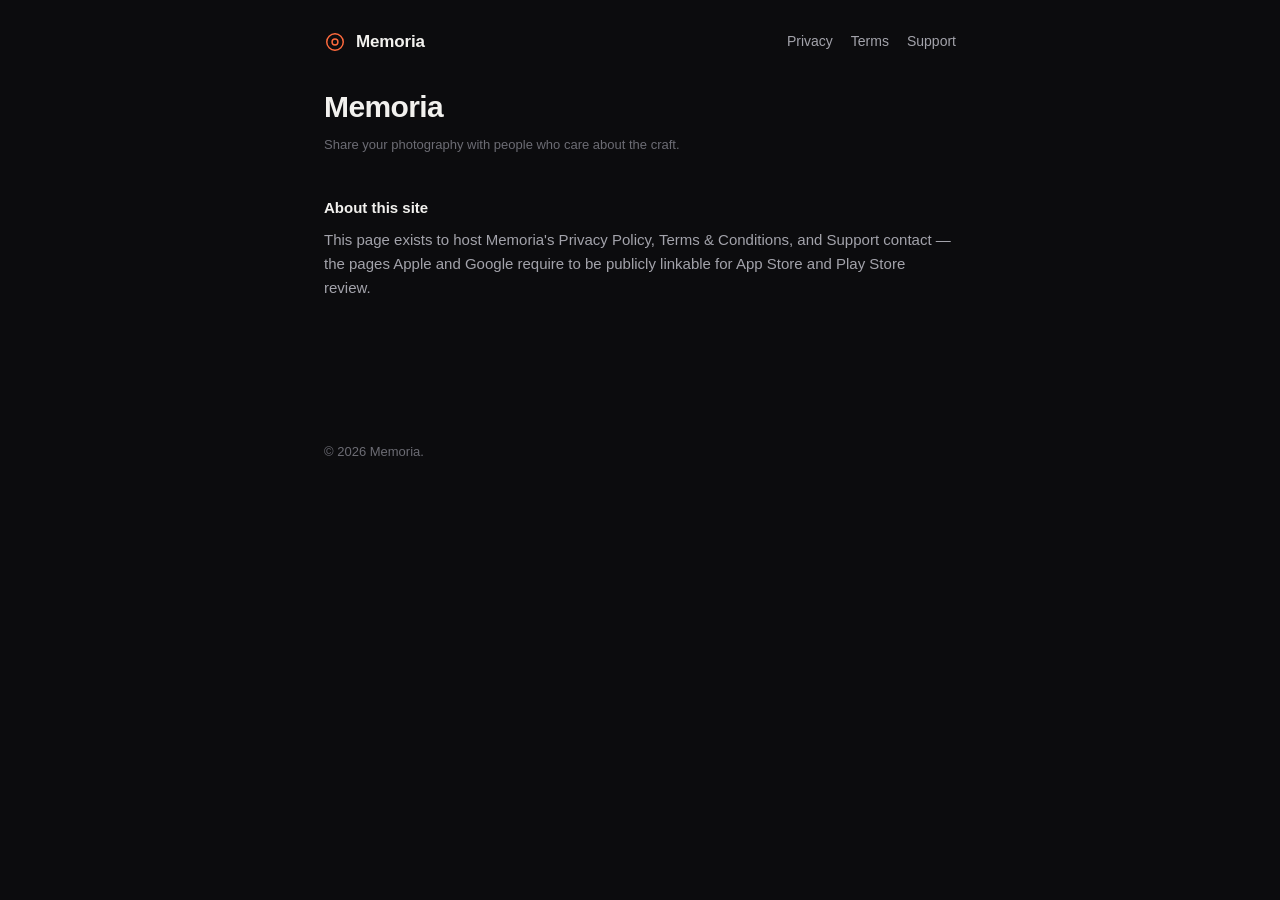
<file: index.html>
<!DOCTYPE html>
<html lang="en">
<head>
<meta charset="UTF-8">
<meta name="viewport" content="width=device-width, initial-scale=1.0">
<title>Memoria</title>
<meta name="description" content="Memoria — share your photography with people who care about the craft.">
<link rel="stylesheet" href="style.css">
</head>
<body>

<header class="site">
  <a class="brand" href="index.html">
    <svg viewBox="0 0 24 24" fill="none" stroke="#ff6a3d" stroke-width="1.6"><circle cx="12" cy="12" r="9"/><circle cx="12" cy="12" r="3.2"/></svg>
    Memoria
  </a>
  <nav class="pages">
    <a href="privacy.html">Privacy</a>
    <a href="terms.html">Terms</a>
    <a href="support.html">Support</a>
  </nav>
</header>

<main class="wrap">
  <h1>Memoria</h1>
  <p class="updated">Share your photography with people who care about the craft.</p>

  <section class="entry">
    <h2>About this site</h2>
    <p>This page exists to host Memoria's Privacy Policy, Terms &amp; Conditions, and Support contact — the pages Apple and Google require to be publicly linkable for App Store and Play Store review.</p>
  </section>
</main>

<footer class="site">
  © 2026 Memoria.
</footer>

</body>
</html>
</file>
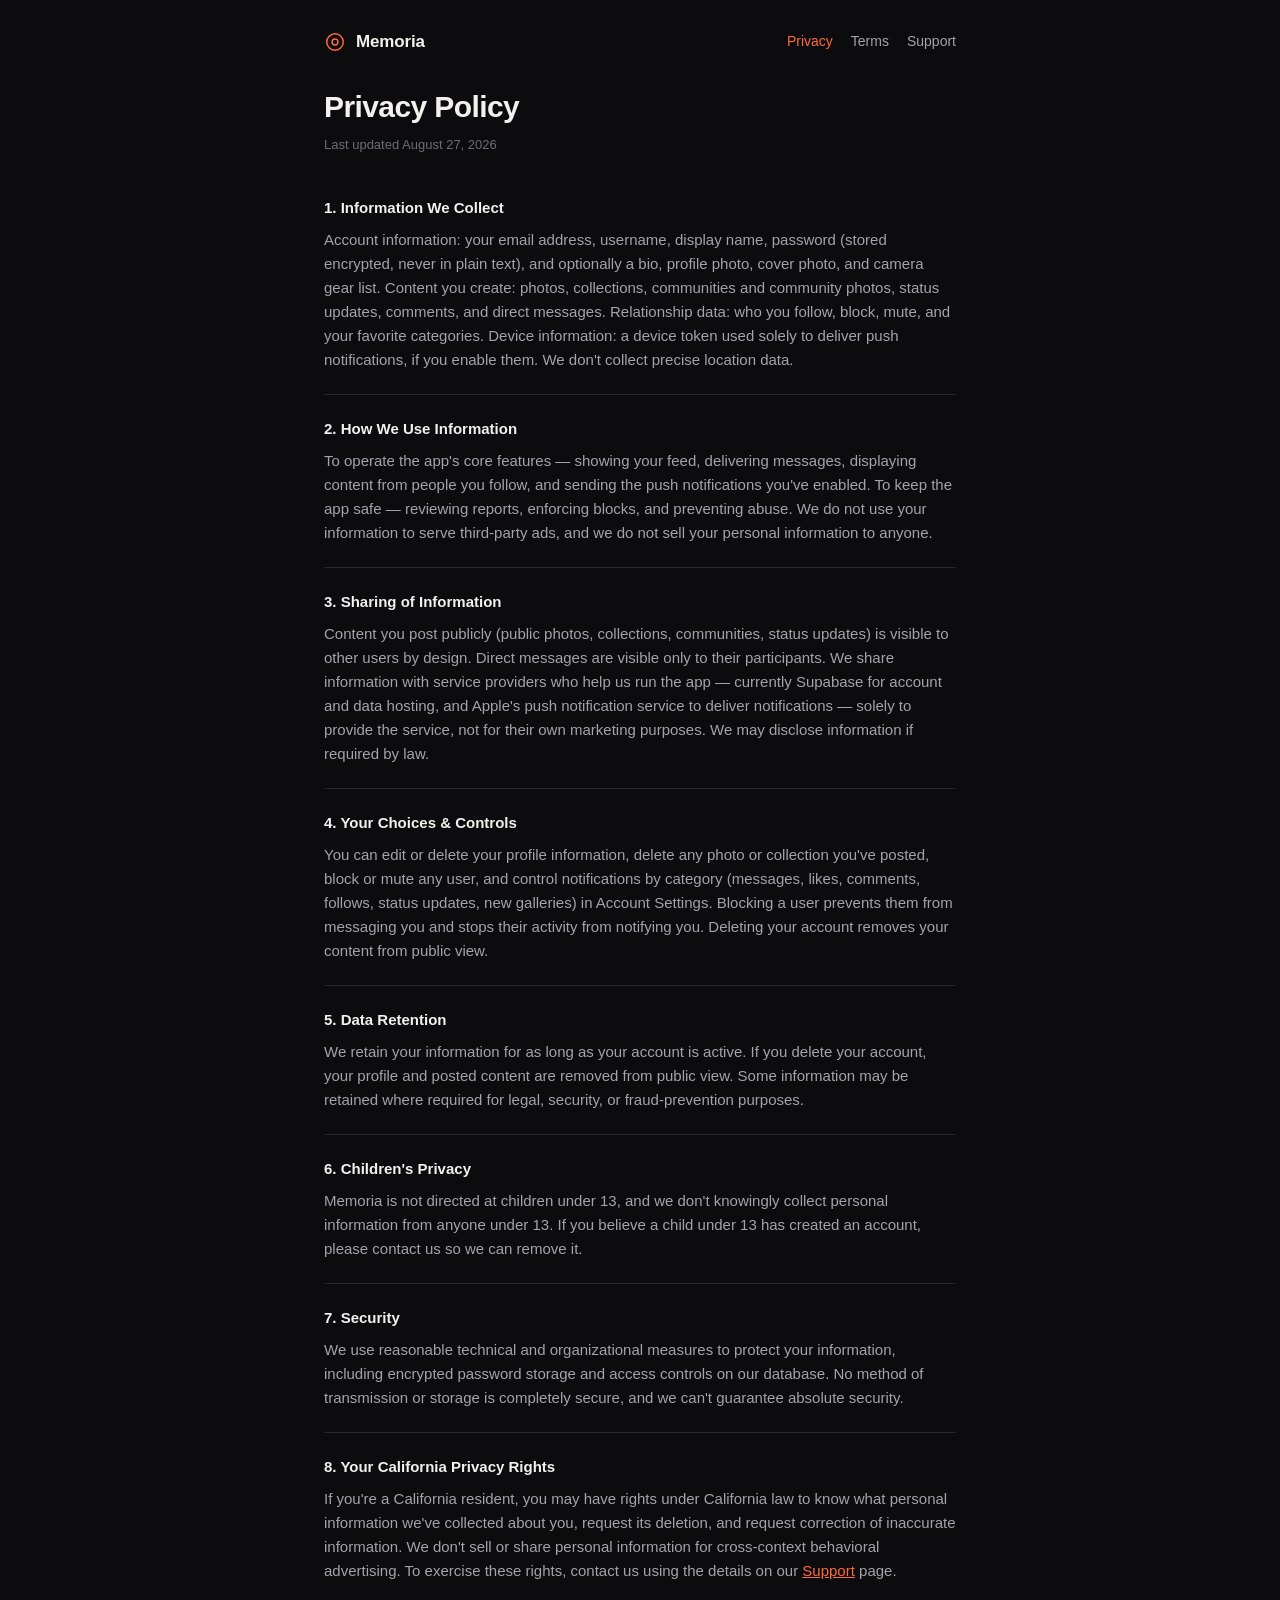
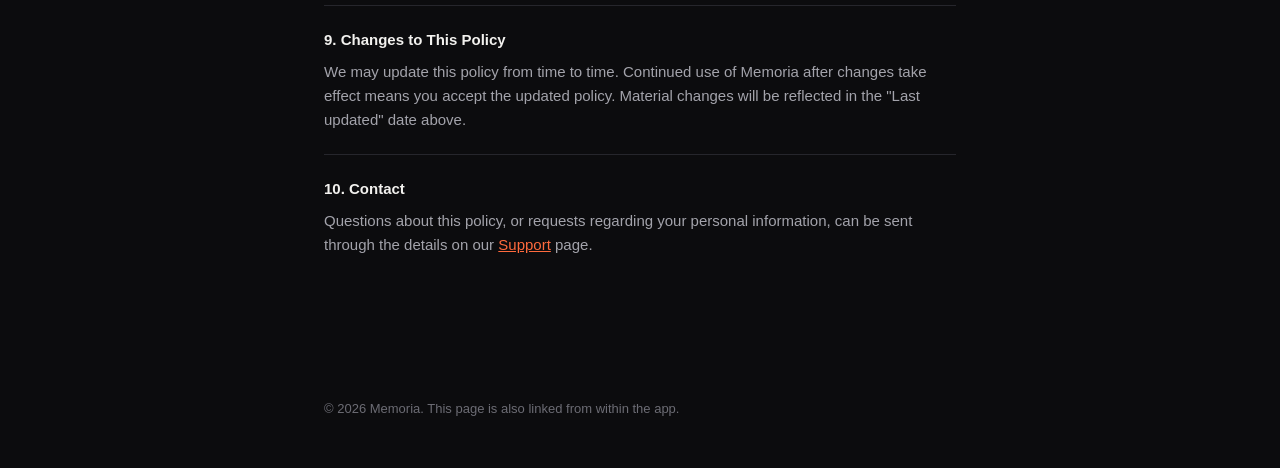
<file: privacy.html>
<!DOCTYPE html>
<html lang="en">
<head>
<meta charset="UTF-8">
<meta name="viewport" content="width=device-width, initial-scale=1.0">
<title>Privacy Policy — Memoria</title>
<meta name="description" content="Memoria's Privacy Policy: what we collect, how we use it, and your controls.">
<link rel="stylesheet" href="style.css">
</head>
<body>

<header class="site">
  <a class="brand" href="index.html">
    <svg viewBox="0 0 24 24" fill="none" stroke="#ff6a3d" stroke-width="1.6"><circle cx="12" cy="12" r="9"/><circle cx="12" cy="12" r="3.2"/></svg>
    Memoria
  </a>
  <nav class="pages">
    <a href="privacy.html" class="active">Privacy</a>
    <a href="terms.html">Terms</a>
    <a href="support.html">Support</a>
  </nav>
</header>

<main class="wrap">
  <h1>Privacy Policy</h1>
  <p class="updated">Last updated August 27, 2026</p>

  <section class="entry">
    <h2>1. Information We Collect</h2>
    <p>Account information: your email address, username, display name, password (stored encrypted, never in plain text), and optionally a bio, profile photo, cover photo, and camera gear list. Content you create: photos, collections, communities and community photos, status updates, comments, and direct messages. Relationship data: who you follow, block, mute, and your favorite categories. Device information: a device token used solely to deliver push notifications, if you enable them. We don't collect precise location data.</p>
  </section>

  <section class="entry">
    <h2>2. How We Use Information</h2>
    <p>To operate the app's core features — showing your feed, delivering messages, displaying content from people you follow, and sending the push notifications you've enabled. To keep the app safe — reviewing reports, enforcing blocks, and preventing abuse. We do not use your information to serve third-party ads, and we do not sell your personal information to anyone.</p>
  </section>

  <section class="entry">
    <h2>3. Sharing of Information</h2>
    <p>Content you post publicly (public photos, collections, communities, status updates) is visible to other users by design. Direct messages are visible only to their participants. We share information with service providers who help us run the app — currently Supabase for account and data hosting, and Apple's push notification service to deliver notifications — solely to provide the service, not for their own marketing purposes. We may disclose information if required by law.</p>
  </section>

  <section class="entry">
    <h2>4. Your Choices &amp; Controls</h2>
    <p>You can edit or delete your profile information, delete any photo or collection you've posted, block or mute any user, and control notifications by category (messages, likes, comments, follows, status updates, new galleries) in Account Settings. Blocking a user prevents them from messaging you and stops their activity from notifying you. Deleting your account removes your content from public view.</p>
  </section>

  <section class="entry">
    <h2>5. Data Retention</h2>
    <p>We retain your information for as long as your account is active. If you delete your account, your profile and posted content are removed from public view. Some information may be retained where required for legal, security, or fraud-prevention purposes.</p>
  </section>

  <section class="entry">
    <h2>6. Children's Privacy</h2>
    <p>Memoria is not directed at children under 13, and we don't knowingly collect personal information from anyone under 13. If you believe a child under 13 has created an account, please contact us so we can remove it.</p>
  </section>

  <section class="entry">
    <h2>7. Security</h2>
    <p>We use reasonable technical and organizational measures to protect your information, including encrypted password storage and access controls on our database. No method of transmission or storage is completely secure, and we can't guarantee absolute security.</p>
  </section>

  <section class="entry">
    <h2>8. Your California Privacy Rights</h2>
    <p>If you're a California resident, you may have rights under California law to know what personal information we've collected about you, request its deletion, and request correction of inaccurate information. We don't sell or share personal information for cross-context behavioral advertising. To exercise these rights, contact us using the details on our <a class="inline" href="support.html">Support</a> page.</p>
  </section>

  <section class="entry">
    <h2>9. Changes to This Policy</h2>
    <p>We may update this policy from time to time. Continued use of Memoria after changes take effect means you accept the updated policy. Material changes will be reflected in the "Last updated" date above.</p>
  </section>

  <section class="entry">
    <h2>10. Contact</h2>
    <p>Questions about this policy, or requests regarding your personal information, can be sent through the details on our <a class="inline" href="support.html">Support</a> page.</p>
  </section>
</main>

<footer class="site">
  © 2026 Memoria. This page is also linked from within the app.
</footer>

</body>
</html>
</file>
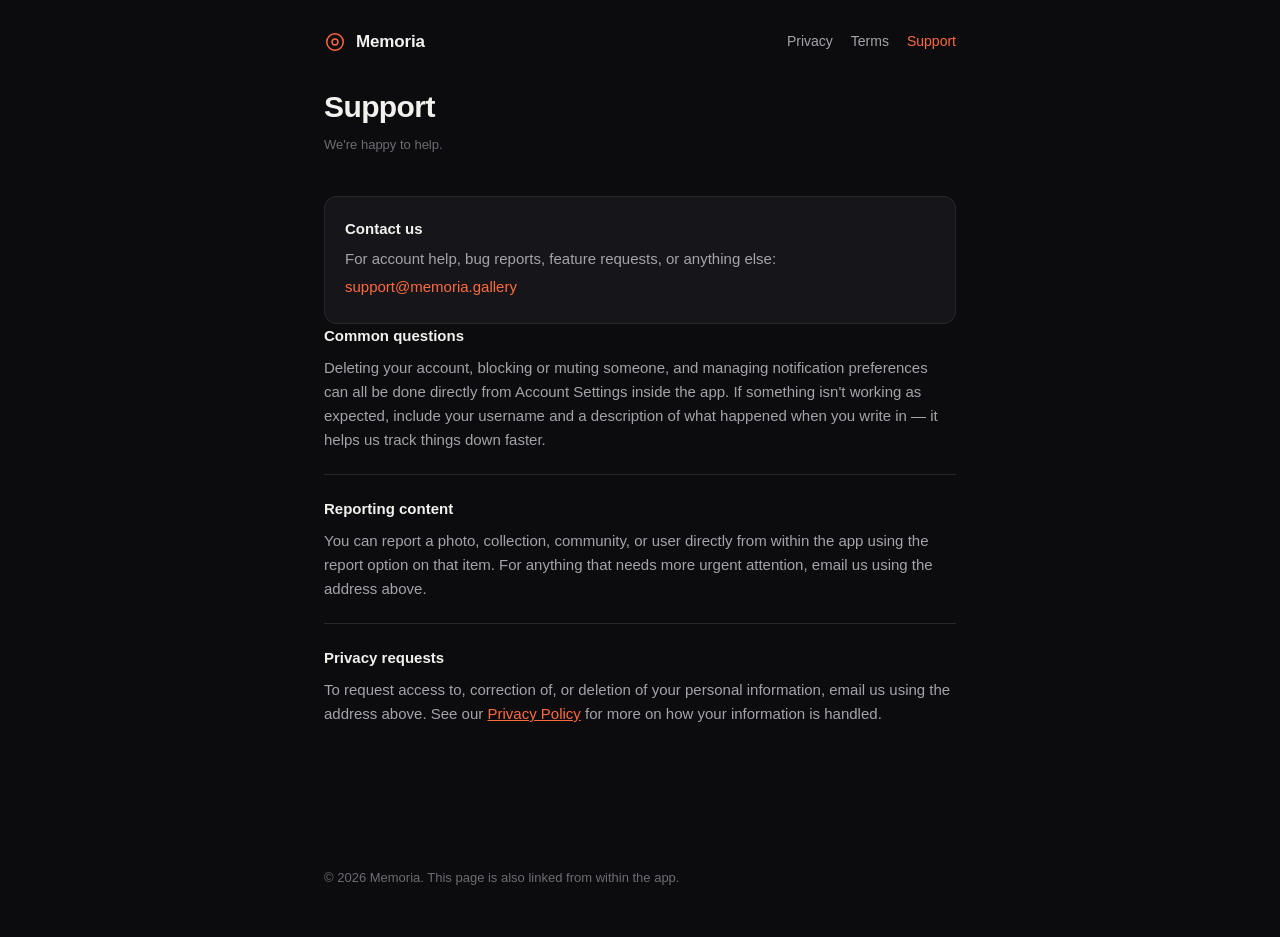
<file: support.html>
<!DOCTYPE html>
<html lang="en">
<head>
<meta charset="UTF-8">
<meta name="viewport" content="width=device-width, initial-scale=1.0">
<title>Support — Memoria</title>
<meta name="description" content="Get help with Memoria, report a problem, or contact the developer.">
<link rel="stylesheet" href="style.css">
</head>
<body>

<header class="site">
  <a class="brand" href="index.html">
    <svg viewBox="0 0 24 24" fill="none" stroke="#ff6a3d" stroke-width="1.6"><circle cx="12" cy="12" r="9"/><circle cx="12" cy="12" r="3.2"/></svg>
    Memoria
  </a>
  <nav class="pages">
    <a href="privacy.html">Privacy</a>
    <a href="terms.html">Terms</a>
    <a href="support.html" class="active">Support</a>
  </nav>
</header>

<main class="wrap">
  <h1>Support</h1>
  <p class="updated">We're happy to help.</p>

  <div class="contact-block">
    <h2>Contact us</h2>
    <p>For account help, bug reports, feature requests, or anything else:</p>
    <p><a href="mailto:support@memoria.gallery">support@memoria.gallery</a></p>
  </div>

  <section class="entry">
    <h2>Common questions</h2>
    <p>Deleting your account, blocking or muting someone, and managing notification preferences can all be done directly from Account Settings inside the app. If something isn't working as expected, include your username and a description of what happened when you write in — it helps us track things down faster.</p>
  </section>

  <section class="entry">
    <h2>Reporting content</h2>
    <p>You can report a photo, collection, community, or user directly from within the app using the report option on that item. For anything that needs more urgent attention, email us using the address above.</p>
  </section>

  <section class="entry">
    <h2>Privacy requests</h2>
    <p>To request access to, correction of, or deletion of your personal information, email us using the address above. See our <a class="inline" href="privacy.html">Privacy Policy</a> for more on how your information is handled.</p>
  </section>
</main>

<footer class="site">
  © 2026 Memoria. This page is also linked from within the app.
</footer>

</body>
</html>
</file>
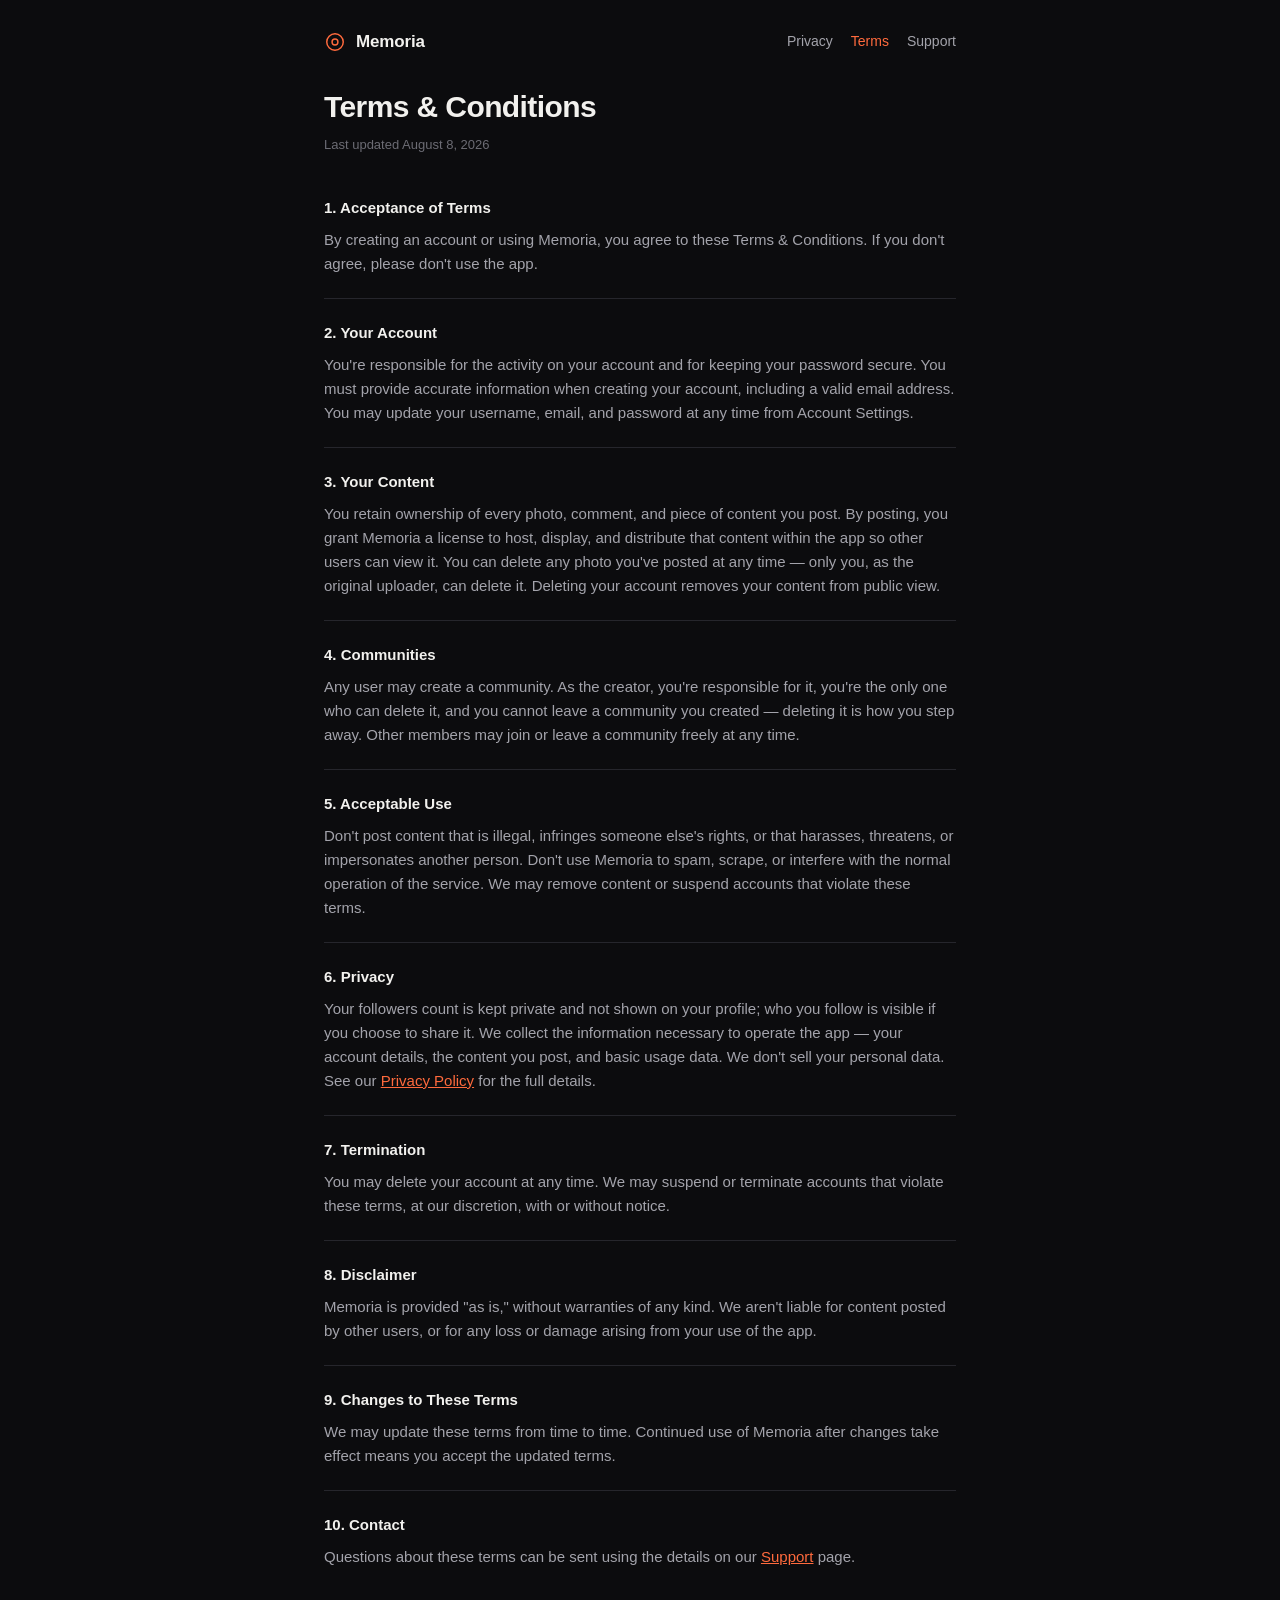
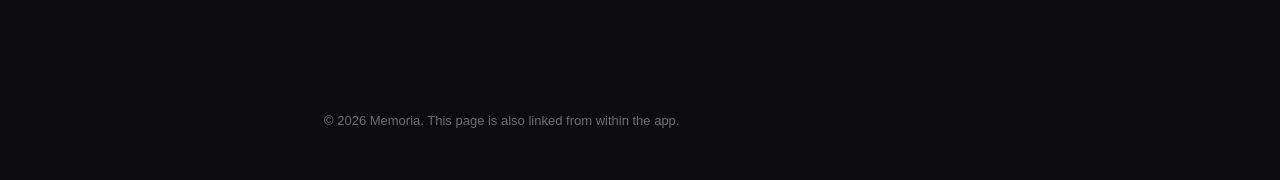
<file: terms.html>
<!DOCTYPE html>
<html lang="en">
<head>
<meta charset="UTF-8">
<meta name="viewport" content="width=device-width, initial-scale=1.0">
<title>Terms &amp; Conditions — Memoria</title>
<meta name="description" content="Memoria's Terms & Conditions: your account, your content, and acceptable use.">
<link rel="stylesheet" href="style.css">
</head>
<body>

<header class="site">
  <a class="brand" href="index.html">
    <svg viewBox="0 0 24 24" fill="none" stroke="#ff6a3d" stroke-width="1.6"><circle cx="12" cy="12" r="9"/><circle cx="12" cy="12" r="3.2"/></svg>
    Memoria
  </a>
  <nav class="pages">
    <a href="privacy.html">Privacy</a>
    <a href="terms.html" class="active">Terms</a>
    <a href="support.html">Support</a>
  </nav>
</header>

<main class="wrap">
  <h1>Terms &amp; Conditions</h1>
  <p class="updated">Last updated August 8, 2026</p>

  <section class="entry">
    <h2>1. Acceptance of Terms</h2>
    <p>By creating an account or using Memoria, you agree to these Terms &amp; Conditions. If you don't agree, please don't use the app.</p>
  </section>

  <section class="entry">
    <h2>2. Your Account</h2>
    <p>You're responsible for the activity on your account and for keeping your password secure. You must provide accurate information when creating your account, including a valid email address. You may update your username, email, and password at any time from Account Settings.</p>
  </section>

  <section class="entry">
    <h2>3. Your Content</h2>
    <p>You retain ownership of every photo, comment, and piece of content you post. By posting, you grant Memoria a license to host, display, and distribute that content within the app so other users can view it. You can delete any photo you've posted at any time — only you, as the original uploader, can delete it. Deleting your account removes your content from public view.</p>
  </section>

  <section class="entry">
    <h2>4. Communities</h2>
    <p>Any user may create a community. As the creator, you're responsible for it, you're the only one who can delete it, and you cannot leave a community you created — deleting it is how you step away. Other members may join or leave a community freely at any time.</p>
  </section>

  <section class="entry">
    <h2>5. Acceptable Use</h2>
    <p>Don't post content that is illegal, infringes someone else's rights, or that harasses, threatens, or impersonates another person. Don't use Memoria to spam, scrape, or interfere with the normal operation of the service. We may remove content or suspend accounts that violate these terms.</p>
  </section>

  <section class="entry">
    <h2>6. Privacy</h2>
    <p>Your followers count is kept private and not shown on your profile; who you follow is visible if you choose to share it. We collect the information necessary to operate the app — your account details, the content you post, and basic usage data. We don't sell your personal data. See our <a class="inline" href="privacy.html">Privacy Policy</a> for the full details.</p>
  </section>

  <section class="entry">
    <h2>7. Termination</h2>
    <p>You may delete your account at any time. We may suspend or terminate accounts that violate these terms, at our discretion, with or without notice.</p>
  </section>

  <section class="entry">
    <h2>8. Disclaimer</h2>
    <p>Memoria is provided "as is," without warranties of any kind. We aren't liable for content posted by other users, or for any loss or damage arising from your use of the app.</p>
  </section>

  <section class="entry">
    <h2>9. Changes to These Terms</h2>
    <p>We may update these terms from time to time. Continued use of Memoria after changes take effect means you accept the updated terms.</p>
  </section>

  <section class="entry">
    <h2>10. Contact</h2>
    <p>Questions about these terms can be sent using the details on our <a class="inline" href="support.html">Support</a> page.</p>
  </section>
</main>

<footer class="site">
  © 2026 Memoria. This page is also linked from within the app.
</footer>

</body>
</html>
</file>
<file: style.css>
:root {
  --bg: #0c0c0e;
  --surface: #16161a;
  --border: #26262c;
  --text: #f2f1ee;
  --text-secondary: #a3a3ab;
  --text-tertiary: #6c6c74;
  --accent: #ff6a3d;
}

* {
  box-sizing: border-box;
}

html {
  -webkit-text-size-adjust: 100%;
}

body {
  margin: 0;
  background: var(--bg);
  color: var(--text);
  font-family: -apple-system, BlinkMacSystemFont, "Segoe UI", Roboto, Helvetica, Arial, sans-serif;
  line-height: 1.6;
}

.wrap {
  max-width: 680px;
  margin: 0 auto;
  padding: 0 24px 96px;
}

header.site {
  display: flex;
  align-items: center;
  justify-content: space-between;
  max-width: 680px;
  margin: 0 auto;
  padding: 28px 24px 8px;
}

.brand {
  display: flex;
  align-items: center;
  gap: 10px;
  text-decoration: none;
  color: var(--text);
  font-weight: 600;
  font-size: 17px;
  letter-spacing: -0.01em;
}

.brand svg {
  width: 22px;
  height: 22px;
  flex-shrink: 0;
}

nav.pages {
  display: flex;
  gap: 18px;
}

nav.pages a {
  color: var(--text-secondary);
  text-decoration: none;
  font-size: 14px;
}

nav.pages a:hover,
nav.pages a:focus-visible {
  color: var(--text);
}

nav.pages a.active {
  color: var(--accent);
}

h1 {
  font-size: 30px;
  letter-spacing: -0.02em;
  margin: 20px 0 4px;
}

.updated {
  color: var(--text-tertiary);
  font-size: 13px;
  margin: 0 0 40px;
}

section.entry {
  padding: 22px 0;
  border-top: 1px solid var(--border);
}

section.entry:first-of-type {
  border-top: none;
  padding-top: 0;
}

section.entry h2 {
  font-size: 15px;
  font-weight: 600;
  margin: 0 0 8px;
}

section.entry p {
  margin: 0;
  color: var(--text-secondary);
  font-size: 15px;
}

a.inline {
  color: var(--accent);
}

.contact-block {
  margin-top: 8px;
  padding: 20px;
  border: 1px solid var(--border);
  border-radius: 12px;
  background: var(--surface);
}

.contact-block h2 {
  font-size: 15px;
  margin: 0 0 6px;
}

.contact-block p {
  margin: 0 0 4px;
  color: var(--text-secondary);
  font-size: 15px;
}

.contact-block a {
  color: var(--accent);
  text-decoration: none;
}

.contact-block a:hover,
.contact-block a:focus-visible {
  text-decoration: underline;
}

footer.site {
  max-width: 680px;
  margin: 0 auto;
  padding: 24px 24px 48px;
  color: var(--text-tertiary);
  font-size: 13px;
}

a:focus-visible,
button:focus-visible {
  outline: 2px solid var(--accent);
  outline-offset: 2px;
}

@media (max-width: 520px) {
  header.site {
    flex-direction: column;
    align-items: flex-start;
    gap: 14px;
  }
  h1 {
    font-size: 26px;
  }
}
</file>
